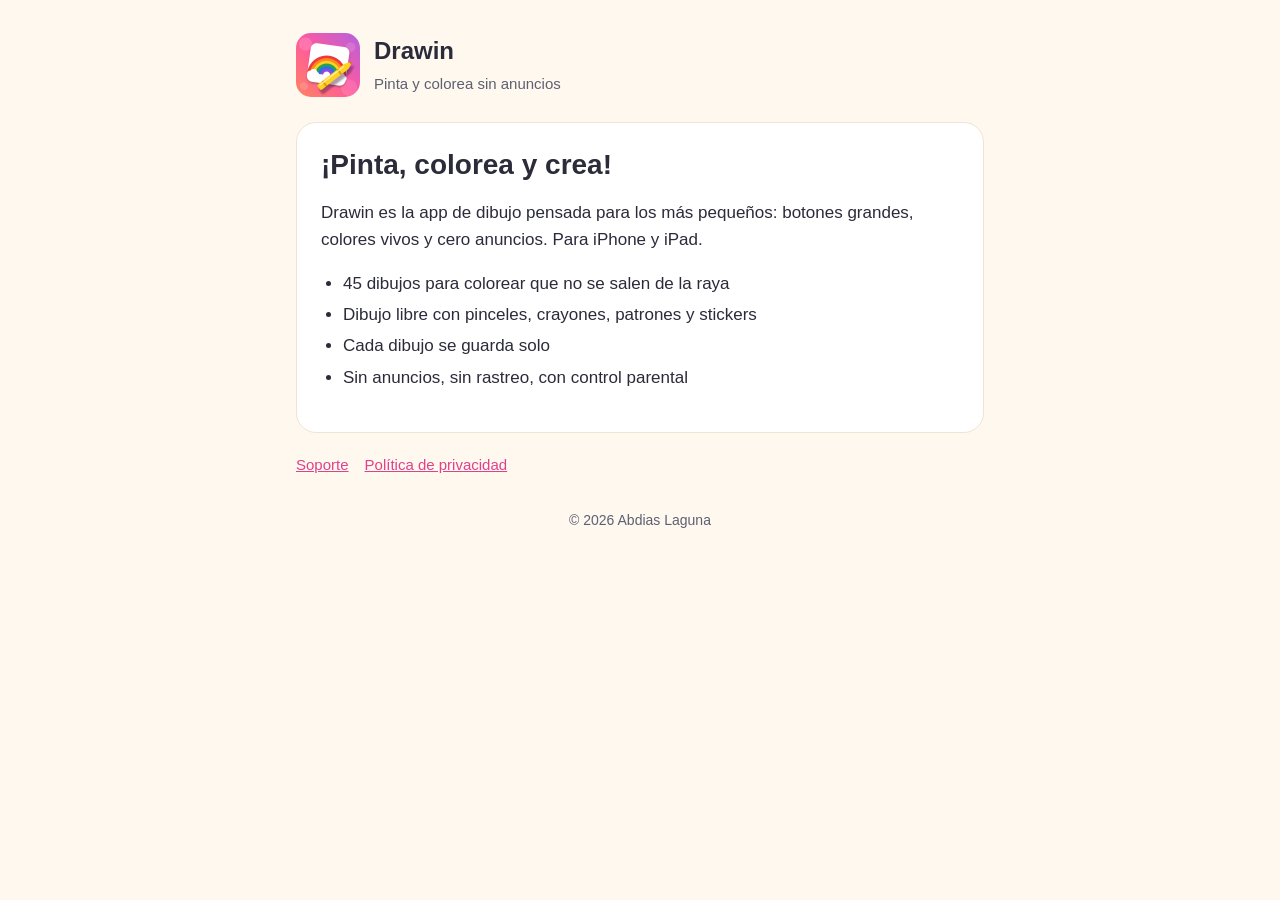
<file: index.html>
<!doctype html>
<html lang="es">
<head>
<meta charset="utf-8">
<meta name="viewport" content="width=device-width, initial-scale=1">
<title>Drawin</title>
<meta name="description" content="Drawin: la app de dibujo y coloreado para niños, sin anuncios.">
<link rel="icon" href="icon.png">
<link rel="stylesheet" href="style.css">
</head>
<body>
<main>
  <header>
    <img src="icon.png" alt="">
    <div><strong>Drawin</strong><span>Pinta y colorea sin anuncios</span></div>
  </header>
  <div class="card">
    <h1>¡Pinta, colorea y crea!</h1>
    <p>Drawin es la app de dibujo pensada para los más pequeños: botones grandes, colores vivos y cero anuncios. Para iPhone y iPad.</p>
    <ul>
      <li>45 dibujos para colorear que no se salen de la raya</li>
      <li>Dibujo libre con pinceles, crayones, patrones y stickers</li>
      <li>Cada dibujo se guarda solo</li>
      <li>Sin anuncios, sin rastreo, con control parental</li>
    </ul>
  </div>
  <nav><a href="support.html">Soporte</a><a href="privacy.html">Política de privacidad</a></nav>
  <footer>© 2026 Abdias Laguna</footer>
</main>
</body>
</html>
</file>
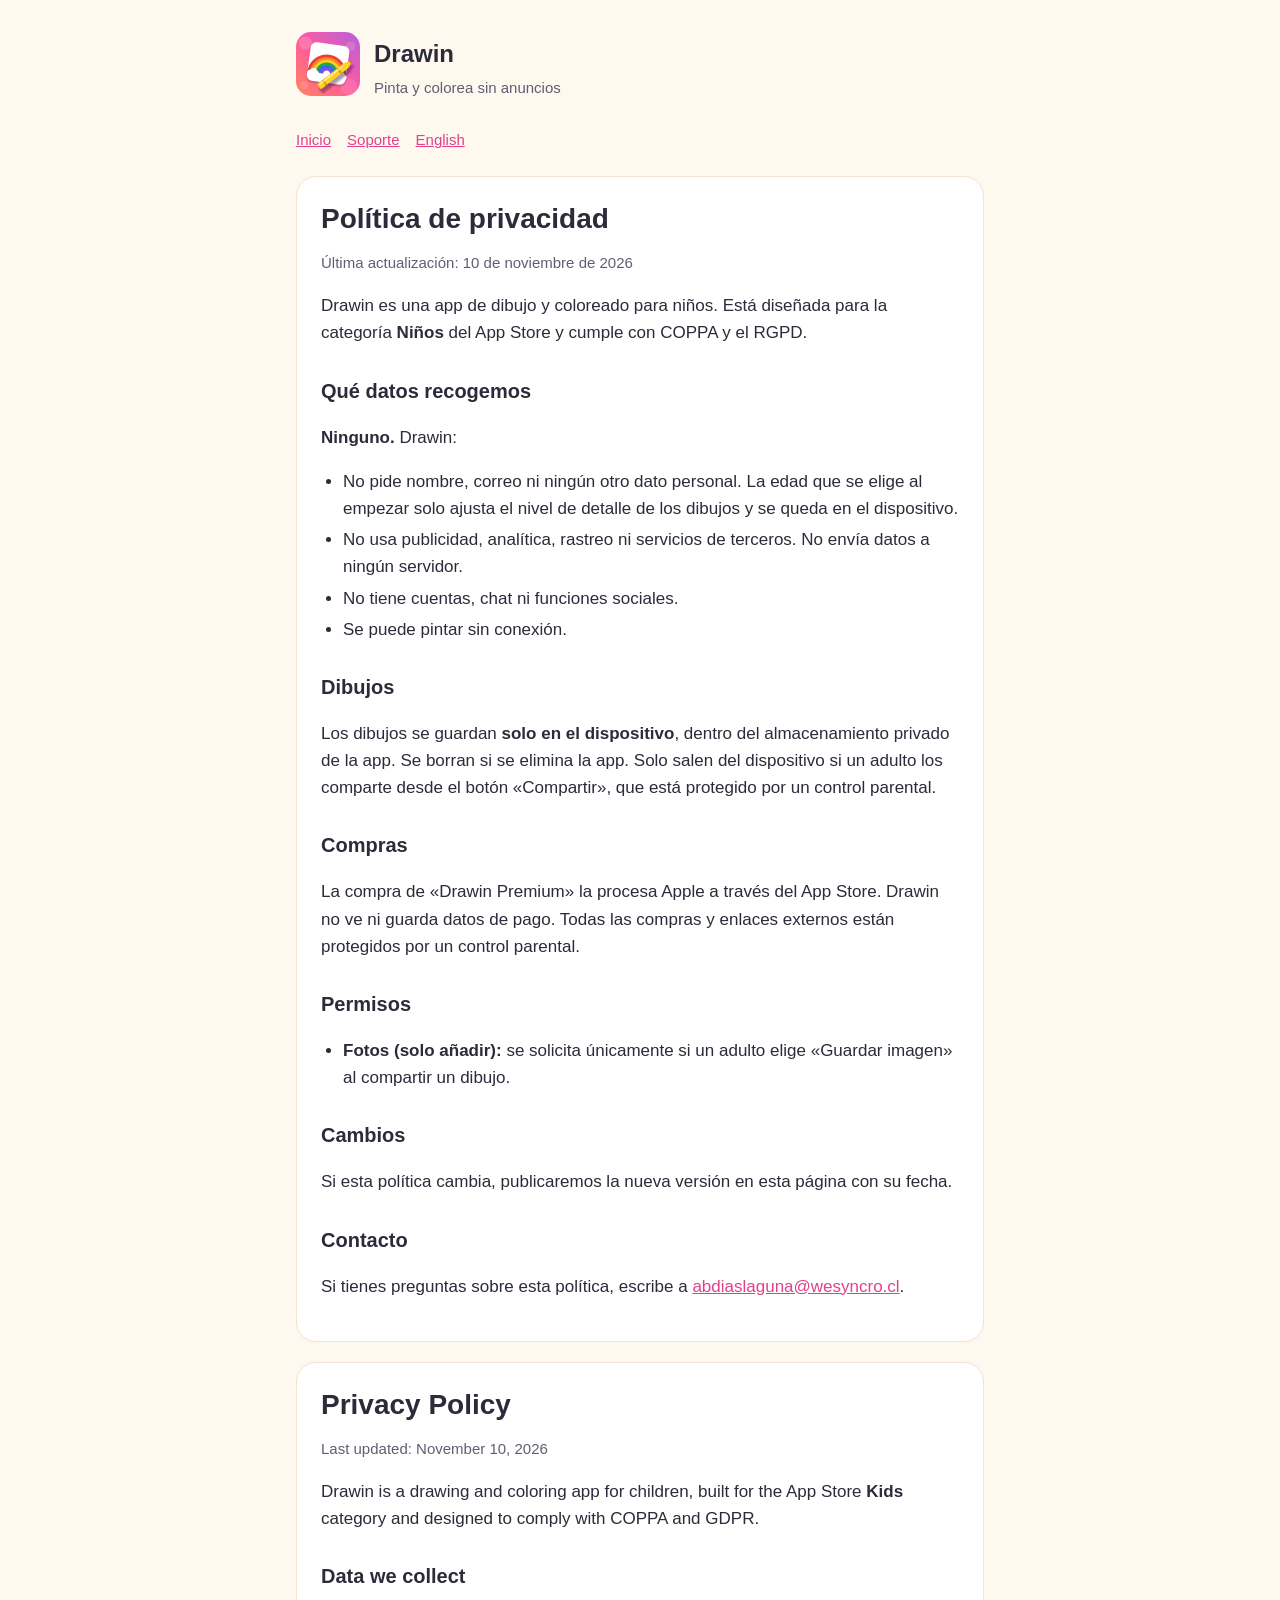
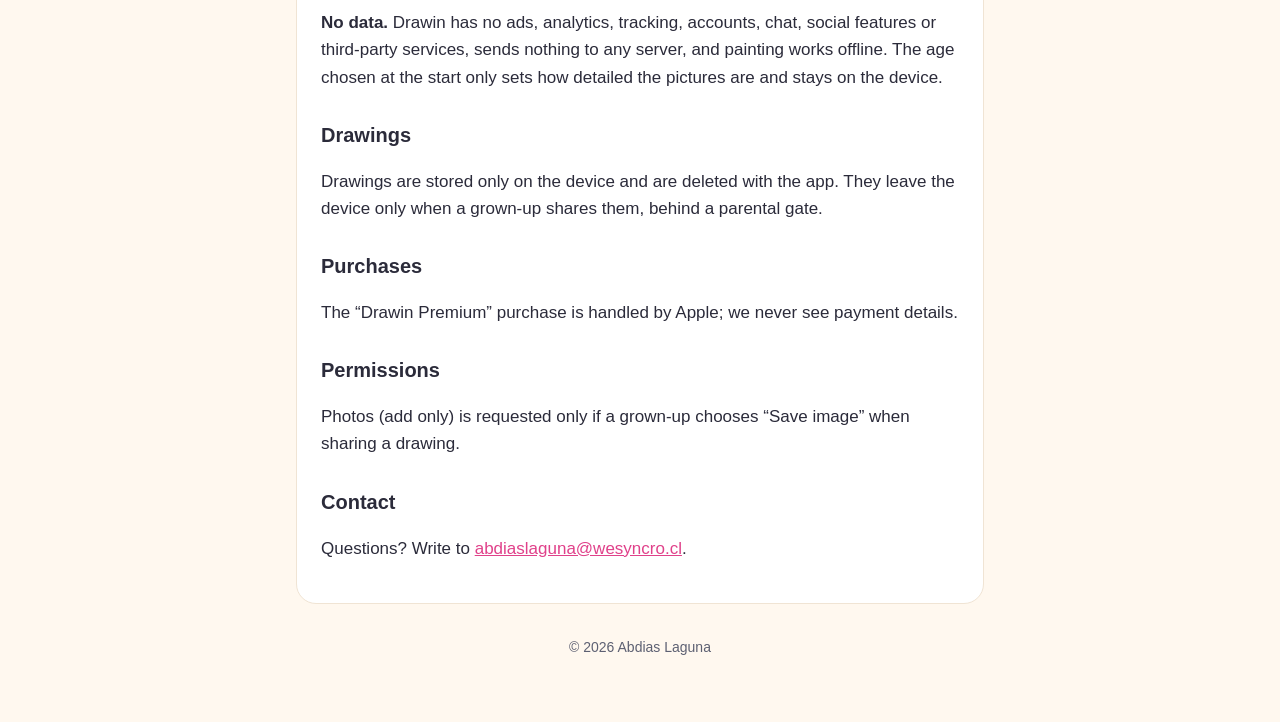
<file: privacy.html>
<!doctype html>
<html lang="es">
<head>
<meta charset="utf-8">
<meta name="viewport" content="width=device-width, initial-scale=1">
<title>Política de privacidad · Drawin</title>
<meta name="description" content="Política de privacidad de Drawin, la app de dibujo y coloreado para niños.">
<link rel="icon" href="icon.png">
<link rel="stylesheet" href="style.css">
</head>
<body>
<main>
  <header>
    <a href="./"><img src="icon.png" alt=""></a>
    <a href="./"><strong>Drawin</strong><span>Pinta y colorea sin anuncios</span></a>
  </header>
  <nav><a href="./">Inicio</a><a href="support.html">Soporte</a><a href="#english">English</a></nav>

  <div class="card">
    <h1>Política de privacidad</h1>
    <p class="muted">Última actualización: 10 de noviembre de 2026</p>
    <p>Drawin es una app de dibujo y coloreado para niños. Está diseñada para la categoría <strong>Niños</strong> del App Store y cumple con COPPA y el RGPD.</p>

    <h2>Qué datos recogemos</h2>
    <p><strong>Ninguno.</strong> Drawin:</p>
    <ul>
      <li>No pide nombre, correo ni ningún otro dato personal. La edad que se elige al empezar solo ajusta el nivel de detalle de los dibujos y se queda en el dispositivo.</li>
      <li>No usa publicidad, analítica, rastreo ni servicios de terceros. No envía datos a ningún servidor.</li>
      <li>No tiene cuentas, chat ni funciones sociales.</li>
      <li>Se puede pintar sin conexión.</li>
    </ul>

    <h2>Dibujos</h2>
    <p>Los dibujos se guardan <strong>solo en el dispositivo</strong>, dentro del almacenamiento privado de la app. Se borran si se elimina la app. Solo salen del dispositivo si un adulto los comparte desde el botón «Compartir», que está protegido por un control parental.</p>

    <h2>Compras</h2>
    <p>La compra de «Drawin Premium» la procesa Apple a través del App Store. Drawin no ve ni guarda datos de pago. Todas las compras y enlaces externos están protegidos por un control parental.</p>

    <h2>Permisos</h2>
    <ul>
      <li><strong>Fotos (solo añadir):</strong> se solicita únicamente si un adulto elige «Guardar imagen» al compartir un dibujo.</li>
    </ul>

    <h2>Cambios</h2>
    <p>Si esta política cambia, publicaremos la nueva versión en esta página con su fecha.</p>

    <h2>Contacto</h2>
    <p>Si tienes preguntas sobre esta política, escribe a <a href="mailto:abdiaslaguna@wesyncro.cl">abdiaslaguna@wesyncro.cl</a>.</p>
  </div>

  <div class="card" id="english" lang="en">
    <h1>Privacy Policy</h1>
    <p class="muted">Last updated: November 10, 2026</p>
    <p>Drawin is a drawing and coloring app for children, built for the App Store <strong>Kids</strong> category and designed to comply with COPPA and GDPR.</p>
    <h2>Data we collect</h2>
    <p><strong>No data.</strong> Drawin has no ads, analytics, tracking, accounts, chat, social features or third-party services, sends nothing to any server, and painting works offline. The age chosen at the start only sets how detailed the pictures are and stays on the device.</p>
    <h2>Drawings</h2>
    <p>Drawings are stored only on the device and are deleted with the app. They leave the device only when a grown-up shares them, behind a parental gate.</p>
    <h2>Purchases</h2>
    <p>The “Drawin Premium” purchase is handled by Apple; we never see payment details.</p>
    <h2>Permissions</h2>
    <p>Photos (add only) is requested only if a grown-up chooses “Save image” when sharing a drawing.</p>
    <h2>Contact</h2>
    <p>Questions? Write to <a href="mailto:abdiaslaguna@wesyncro.cl">abdiaslaguna@wesyncro.cl</a>.</p>
  </div>

  <footer>© 2026 Abdias Laguna</footer>
</main>
</body>
</html>
</file>
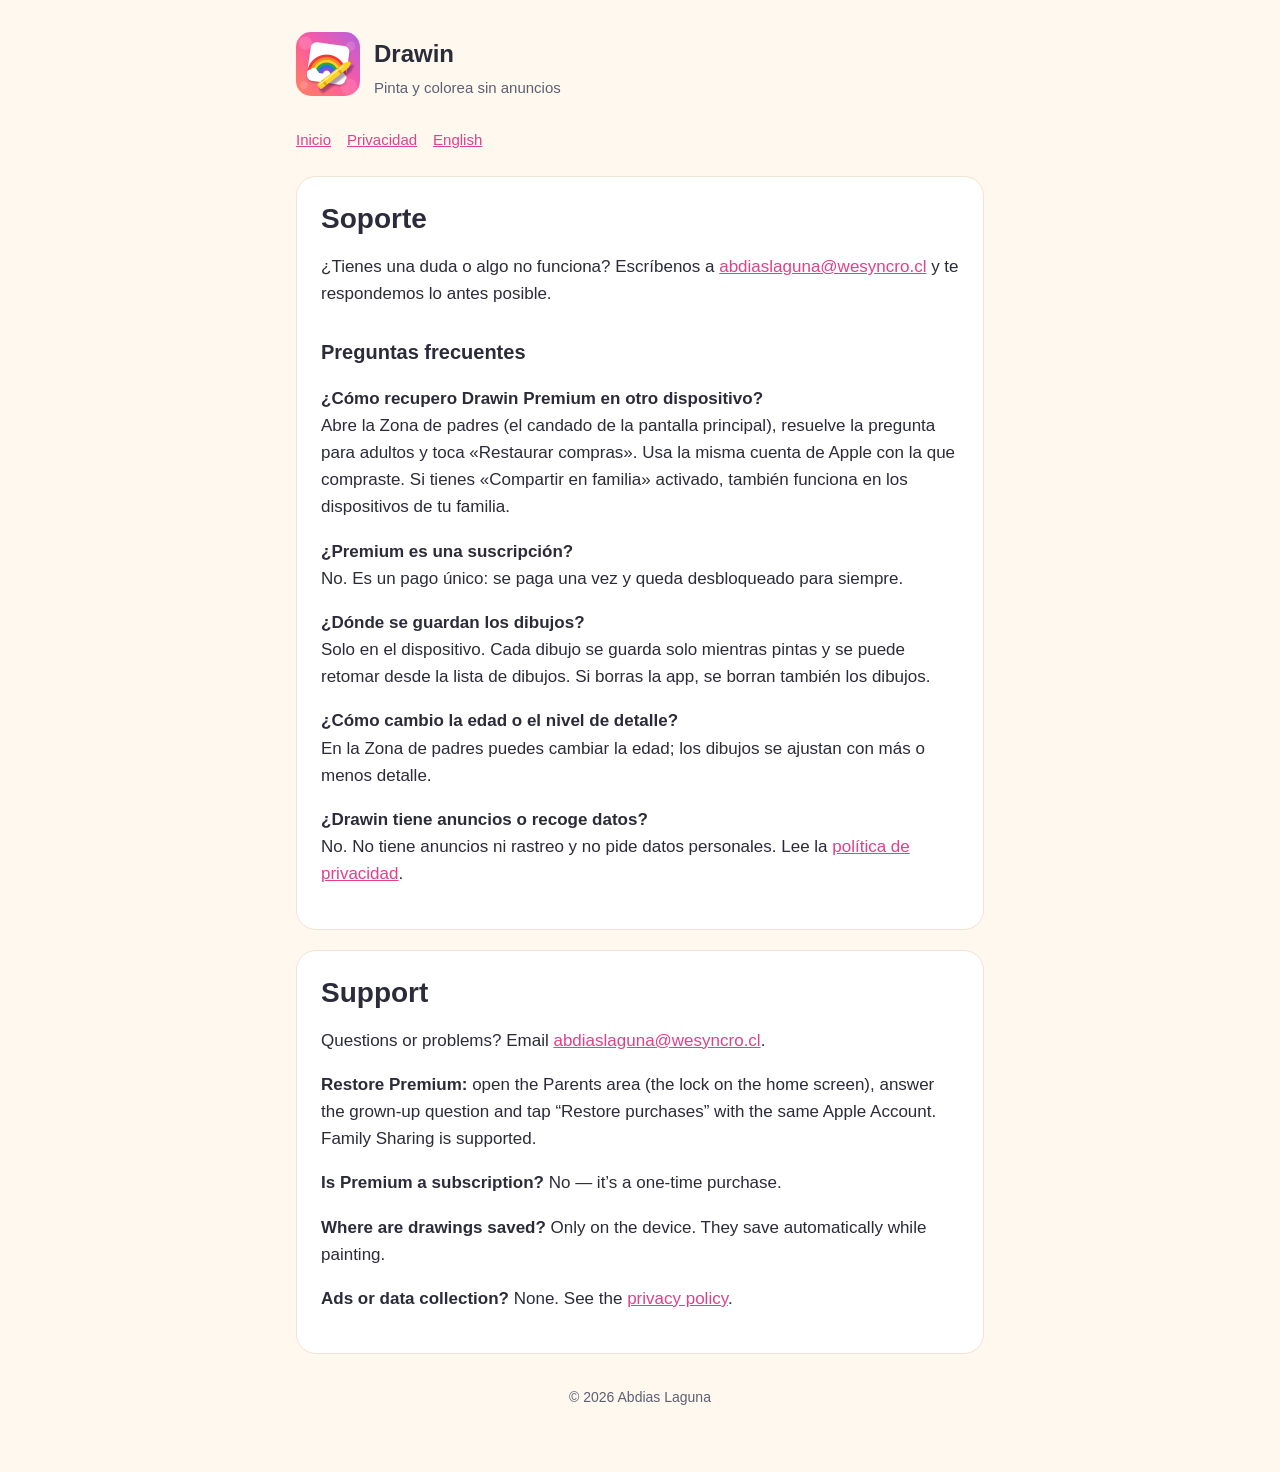
<file: support.html>
<!doctype html>
<html lang="es">
<head>
<meta charset="utf-8">
<meta name="viewport" content="width=device-width, initial-scale=1">
<title>Soporte · Drawin</title>
<meta name="description" content="Ayuda y contacto de Drawin, la app de dibujo y coloreado para niños.">
<link rel="icon" href="icon.png">
<link rel="stylesheet" href="style.css">
</head>
<body>
<main>
  <header>
    <a href="./"><img src="icon.png" alt=""></a>
    <a href="./"><strong>Drawin</strong><span>Pinta y colorea sin anuncios</span></a>
  </header>
  <nav><a href="./">Inicio</a><a href="privacy.html">Privacidad</a><a href="#english">English</a></nav>

  <div class="card">
    <h1>Soporte</h1>
    <p>¿Tienes una duda o algo no funciona? Escríbenos a <a href="mailto:abdiaslaguna@wesyncro.cl">abdiaslaguna@wesyncro.cl</a> y te respondemos lo antes posible.</p>

    <h2>Preguntas frecuentes</h2>
    <p><strong>¿Cómo recupero Drawin Premium en otro dispositivo?</strong><br>
    Abre la Zona de padres (el candado de la pantalla principal), resuelve la pregunta para adultos y toca «Restaurar compras». Usa la misma cuenta de Apple con la que compraste. Si tienes «Compartir en familia» activado, también funciona en los dispositivos de tu familia.</p>

    <p><strong>¿Premium es una suscripción?</strong><br>
    No. Es un pago único: se paga una vez y queda desbloqueado para siempre.</p>

    <p><strong>¿Dónde se guardan los dibujos?</strong><br>
    Solo en el dispositivo. Cada dibujo se guarda solo mientras pintas y se puede retomar desde la lista de dibujos. Si borras la app, se borran también los dibujos.</p>

    <p><strong>¿Cómo cambio la edad o el nivel de detalle?</strong><br>
    En la Zona de padres puedes cambiar la edad; los dibujos se ajustan con más o menos detalle.</p>

    <p><strong>¿Drawin tiene anuncios o recoge datos?</strong><br>
    No. No tiene anuncios ni rastreo y no pide datos personales. Lee la <a href="privacy.html">política de privacidad</a>.</p>
  </div>

  <div class="card" id="english" lang="en">
    <h1>Support</h1>
    <p>Questions or problems? Email <a href="mailto:abdiaslaguna@wesyncro.cl">abdiaslaguna@wesyncro.cl</a>.</p>
    <p><strong>Restore Premium:</strong> open the Parents area (the lock on the home screen), answer the grown-up question and tap “Restore purchases” with the same Apple Account. Family Sharing is supported.</p>
    <p><strong>Is Premium a subscription?</strong> No — it’s a one-time purchase.</p>
    <p><strong>Where are drawings saved?</strong> Only on the device. They save automatically while painting.</p>
    <p><strong>Ads or data collection?</strong> None. See the <a href="privacy.html#english">privacy policy</a>.</p>
  </div>

  <footer>© 2026 Abdias Laguna</footer>
</main>
</body>
</html>
</file>
<file: style.css>
:root {
  --bg: #fff8ef;
  --card: #ffffff;
  --ink: #2b2b3a;
  --soft: #5d6072;
  --pink: #e0418a;
  --line: #f0e4d4;
}
@media (prefers-color-scheme: dark) {
  :root {
    --bg: #1d1c24;
    --card: #27262f;
    --ink: #f3f1ee;
    --soft: #b9b6c4;
    --pink: #ff79b4;
    --line: #3a3843;
  }
}
* { box-sizing: border-box; }
body {
  margin: 0;
  background: var(--bg);
  color: var(--ink);
  font: 17px/1.6 -apple-system, BlinkMacSystemFont, "Segoe UI", Roboto, Helvetica, Arial, sans-serif;
}
main { max-width: 720px; margin: 0 auto; padding: 32px 16px 64px; }
header { display: flex; align-items: center; gap: 14px; margin-bottom: 24px; }
header img { width: 64px; height: 64px; border-radius: 15px; }
header a { color: inherit; text-decoration: none; }
header strong { font-size: 24px; display: block; }
header span { color: var(--soft); font-size: 15px; }
nav { display: flex; gap: 16px; flex-wrap: wrap; margin-bottom: 24px; font-size: 15px; }
.card { background: var(--card); border: 1px solid var(--line); border-radius: 20px; padding: 24px; margin-bottom: 20px; }
h1 { font-size: 28px; line-height: 1.25; margin: 0 0 4px; }
h2 { font-size: 20px; margin: 28px 0 8px; }
.card > h2:first-child { margin-top: 0; }
.muted { color: var(--soft); font-size: 15px; }
a { color: var(--pink); }
ul { padding-left: 22px; }
li { margin: 4px 0; }
hr { border: 0; border-top: 1px solid var(--line); margin: 32px 0; }
footer { color: var(--soft); font-size: 14px; text-align: center; margin-top: 32px; }
</file>
